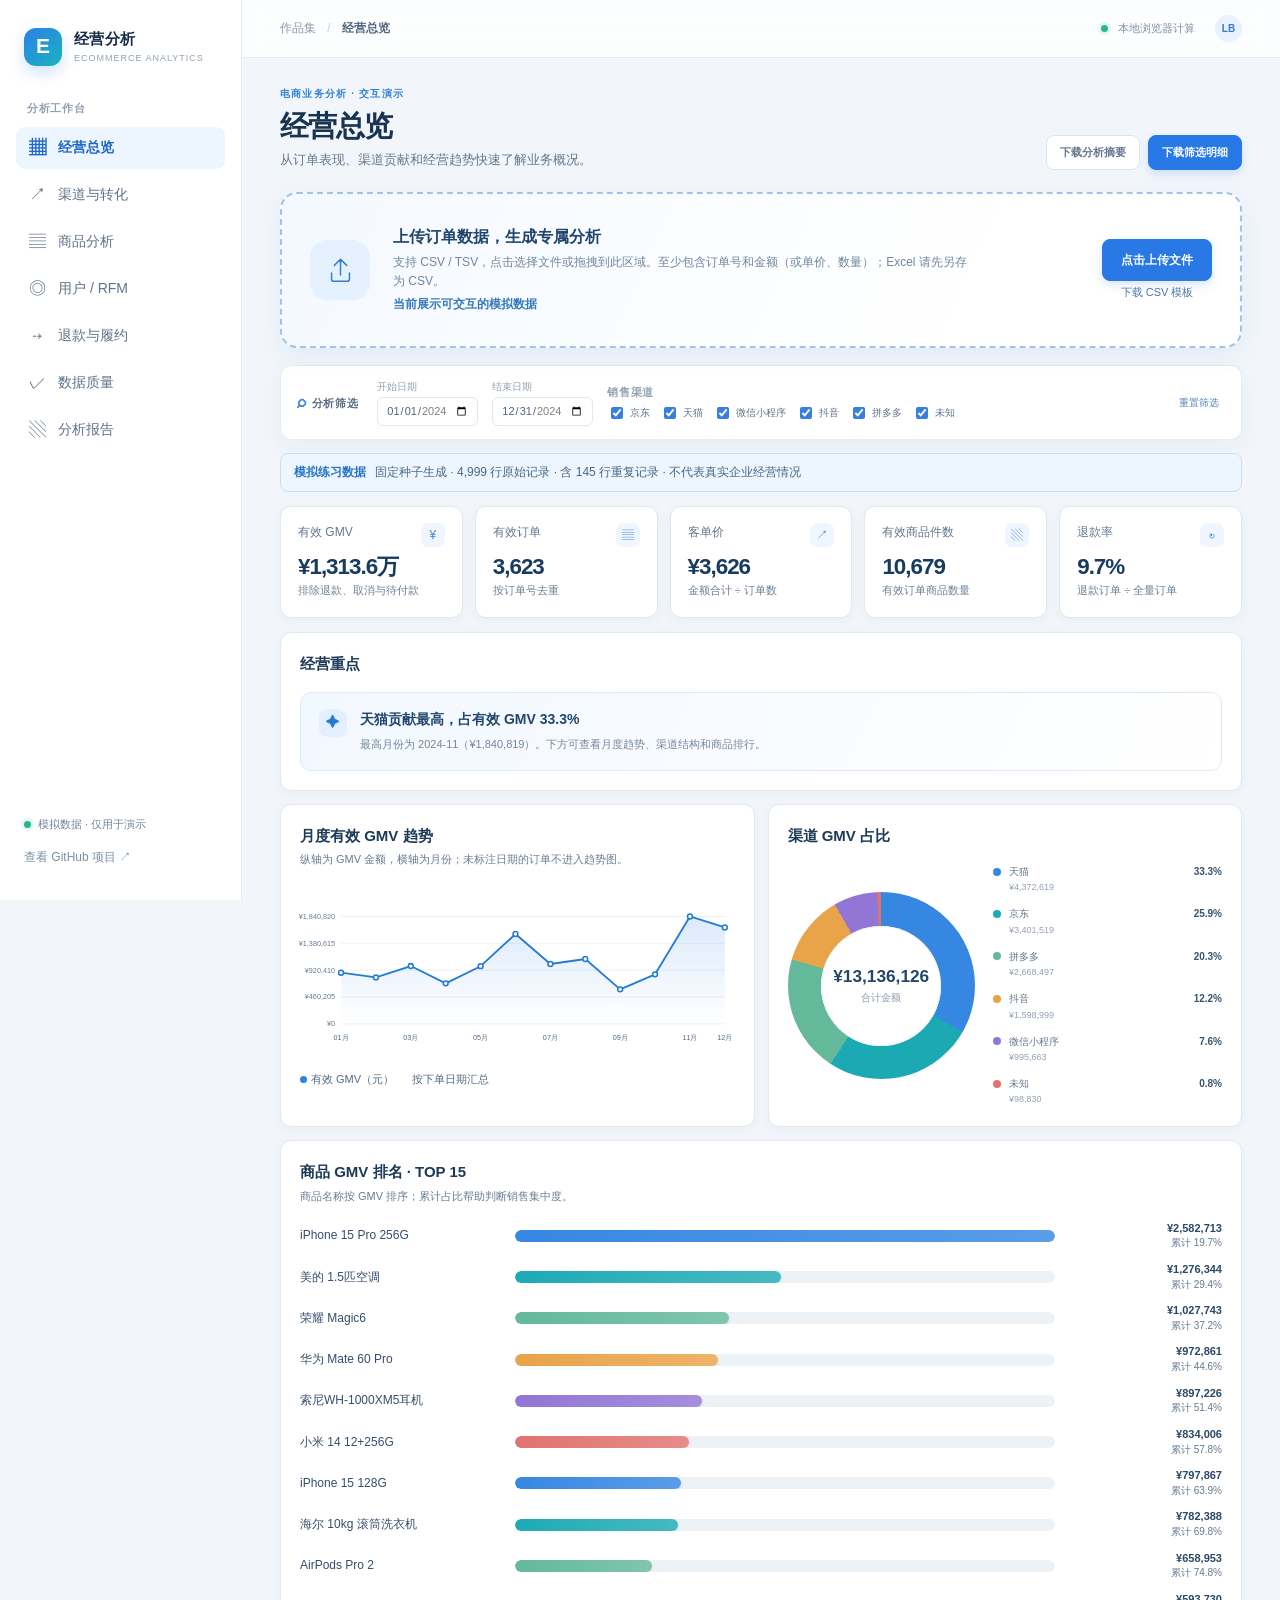
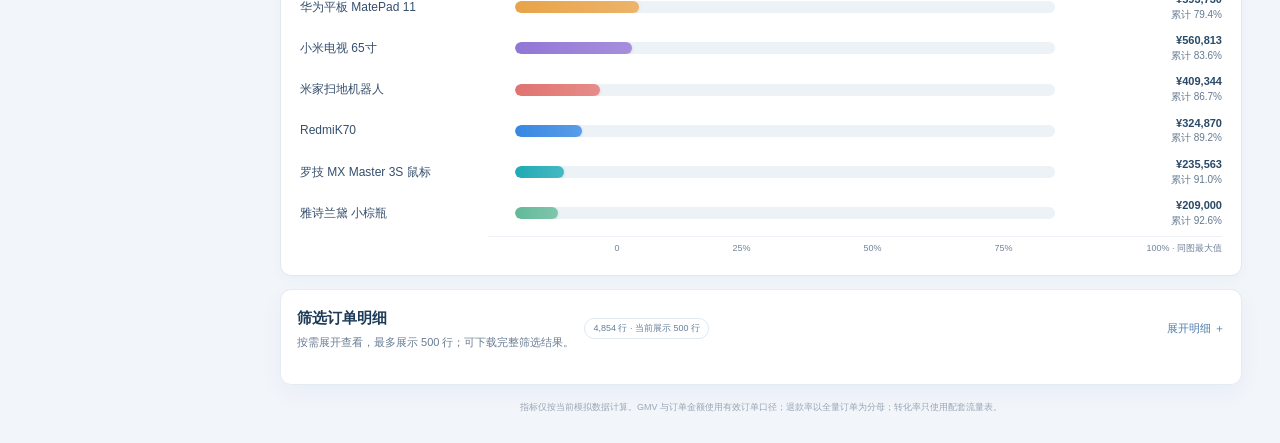
<file: docs/index.html>
<!doctype html>
<html lang="zh-CN">
<head>
  <meta charset="utf-8">
  <meta name="viewport" content="width=device-width, initial-scale=1">
  <meta name="description" content="基于可复现模拟数据的电商订单分析作品集，演示经营、渠道、商品、用户、履约与数据质量分析。">
  <title>电商经营分析 | 交互式 Demo</title>
  <link rel="stylesheet" href="./dashboard.css">
</head>
<body>
  <div class="app-shell">
    <aside class="sidebar">
      <a class="brand" href="./" aria-label="电商经营分析首页">
        <span class="brand-mark">E</span>
        <span><strong>经营分析</strong><small>ECOMMERCE ANALYTICS</small></span>
      </a>
      <div class="nav-label">分析工作台</div>
      <nav id="navigation" aria-label="分析页面">
        <button class="nav-item active" data-page="overview"><span class="nav-icon">▦</span>经营总览</button>
        <button class="nav-item" data-page="channels"><span class="nav-icon">↗</span>渠道与转化</button>
        <button class="nav-item" data-page="products"><span class="nav-icon">▤</span>商品分析</button>
        <button class="nav-item" data-page="users"><span class="nav-icon">◎</span>用户 / RFM</button>
        <button class="nav-item" data-page="fulfilment"><span class="nav-icon">⇢</span>退款与履约</button>
        <button class="nav-item" data-page="quality"><span class="nav-icon">✓</span>数据质量</button>
        <button class="nav-item" data-page="report"><span class="nav-icon">▧</span>分析报告</button>
      </nav>
      <div class="sidebar-bottom">
        <div class="demo-badge"><span></span>模拟数据 · 仅用于演示</div>
        <a href="https://github.com/l-sd/ecommerce-analytics-agent" target="_blank" rel="noreferrer">查看 GitHub 项目 ↗</a>
      </div>
    </aside>
    <main class="main-area">
      <header class="topbar">
        <div class="crumb">作品集 <span>/</span> <strong id="page-name">经营总览</strong></div>
        <div class="topbar-right"><span class="live-dot"></span>本地浏览器计算 <span class="avatar">LB</span></div>
      </header>
      <section class="content">
        <div class="page-heading">
          <div><div class="eyebrow">电商业务分析 · 交互演示</div><h1 id="page-title">经营总览</h1><p id="page-desc">从订单表现、渠道贡献和经营趋势快速了解业务概况。</p></div>
          <div class="heading-actions"><button class="button secondary" id="download-summary">下载分析摘要</button><button class="button primary" id="download-orders">下载筛选明细</button></div>
        </div>
        <section id="upload-card" class="upload-card" aria-label="上传订单数据；点击选择或拖拽 CSV、TSV 文件至此" tabindex="0">
          <div class="upload-icon" aria-hidden="true"><svg viewBox="0 0 48 48"><path d="M24 32V9m0 0-9 9m9-9 9 9M11 29v9a3 3 0 0 0 3 3h20a3 3 0 0 0 3-3v-9"/></svg></div>
          <div class="upload-copy"><strong id="upload-title">上传订单数据，生成专属分析</strong><span id="upload-help">支持 CSV / TSV，点击选择文件或拖拽到此区域。至少包含订单号和金额（或单价、数量）；Excel 请先另存为 CSV。</span><span id="upload-status" class="upload-status" aria-live="polite">当前展示可交互的模拟数据</span></div>
          <div class="upload-actions"><label id="upload-button-label" class="button primary upload-button" for="order-upload">点击上传文件</label>
          <input id="order-upload" type="file" accept=".csv,.tsv,text/csv,text/tab-separated-values">
          <button id="restore-demo" class="button secondary" type="button" hidden>移除文件 / 恢复演示</button>
          <a class="template-link" href="./order-upload-template.csv" download>下载 CSV 模板</a></div>
        </section>
        <div class="filter-card">
          <div class="filter-title"><span class="filter-icon">⌕</span>分析筛选</div>
          <label>开始日期<input id="date-start" type="date"></label>
          <label>结束日期<input id="date-end" type="date"></label>
          <div class="channel-filter"><span class="filter-label">销售渠道</span><div id="channel-options" class="channel-options"></div></div>
          <button id="reset-filter" class="text-button">重置筛选</button>
        </div>
        <div id="data-notice" class="notice"><strong>模拟练习数据</strong><span>固定种子生成 · 4,999 行原始记录 · 含 145 行重复记录 · 不代表真实企业经营情况</span></div>
        <div id="error" class="error-card" hidden></div>
        <section id="kpis" class="kpi-grid" aria-label="核心指标"></section>
        <section id="page-content" class="panel-grid"></section>
        <details class="detail-panel">
          <summary class="panel-heading"><div><h2>筛选订单明细</h2><p>按需展开查看，最多展示 500 行；可下载完整筛选结果。</p></div><span id="detail-count" class="count-pill"></span></summary>
          <div class="table-wrap"><table id="detail-table"></table></div>
        </details>
        <footer id="footer-note">指标仅按当前模拟数据计算。GMV 与订单金额使用有效订单口径；退款率以全量订单为分母；转化率只使用配套流量表。</footer>
      </section>
    </main>
  </div>
  <script src="./dashboard.js" defer></script>
</body>
</html>
</file>
<file: docs/dashboard.css>
:root{--ink:#162b45;--muted:#73839a;--line:#e5ebf2;--blue:#2878e5;--cyan:#17a9b6;--bg:#f5f8fc;--card:#fff;--soft:#edf5ff;--green:#139b79;--red:#d95d59;--orange:#e89737;--shadow:0 8px 24px rgba(28,55,87,.045)}
*{box-sizing:border-box}body{margin:0;background:var(--bg);color:var(--ink);font:14px/1.55 'Microsoft YaHei','PingFang SC','Noto Sans SC',Arial,sans-serif}button,input{font:inherit}.app-shell{min-height:100vh}.sidebar{position:fixed;inset:0 auto 0 0;width:242px;background:#fff;border-right:1px solid var(--line);padding:25px 16px;display:flex;flex-direction:column;z-index:3}.brand{display:flex;gap:12px;align-items:center;text-decoration:none;color:var(--ink);padding:2px 8px 34px}.brand-mark{width:38px;height:38px;display:grid;place-items:center;border-radius:12px;background:linear-gradient(140deg,#2b80e8,#19b4bf);color:white;font-size:21px;font-weight:700;box-shadow:0 7px 15px #2878e533}.brand strong{display:block;font-size:15px;letter-spacing:.02em}.brand small{display:block;color:#91a0b3;font-size:9px;letter-spacing:.11em;margin-top:2px}.nav-label,.filter-title,.filter-label{font-size:11px;letter-spacing:.06em;color:#90a0b2;font-weight:700}.nav-label{padding:0 11px 10px}#navigation{display:grid;gap:5px}.nav-item{height:42px;border:0;background:transparent;border-radius:9px;padding:0 12px;text-align:left;color:#60718a;cursor:pointer;display:flex;align-items:center;gap:12px;transition:.15s}.nav-item:hover{background:#f3f7fc;color:var(--ink)}.nav-item.active{background:#edf5ff;color:#1e68c7;font-weight:700}.nav-icon{width:18px;text-align:center;font-size:17px}.sidebar-bottom{margin-top:auto;display:grid;gap:15px;padding:8px}.demo-badge{font-size:11px;color:#728299;display:flex;align-items:center;gap:7px}.demo-badge span,.live-dot{height:7px;width:7px;border-radius:50%;background:#24b891;display:inline-block;box-shadow:0 0 0 3px #24b8911f}.sidebar-bottom a{font-size:12px;color:#7990a8;text-decoration:none}.sidebar-bottom a:hover{color:var(--blue)}.main-area{margin-left:242px;min-height:100vh}.topbar{height:58px;background:#ffffffc9;border-bottom:1px solid var(--line);display:flex;align-items:center;justify-content:space-between;padding:0 38px;position:sticky;top:0;backdrop-filter:blur(12px);z-index:2}.crumb{font-size:12px;color:#8b99ab}.crumb span{padding:0 8px;color:#c5cfda}.crumb strong{color:#53677f;font-weight:600}.topbar-right{display:flex;align-items:center;gap:10px;color:#8190a3;font-size:11px}.avatar{width:27px;height:27px;border-radius:50%;background:#e8f2ff;color:#3778c9;font-size:10px;font-weight:700;display:grid;place-items:center;margin-left:10px}.content{max-width:1440px;margin:auto;padding:31px 38px 28px}.page-heading{display:flex;justify-content:space-between;align-items:flex-end;gap:20px;margin-bottom:22px}.eyebrow{font-size:10px;color:#3282d4;font-weight:700;letter-spacing:.12em;text-transform:uppercase}.page-heading h1{font-size:26px;line-height:1.25;margin:6px 0 6px;letter-spacing:-.03em}.page-heading p{margin:0;color:#8a98aa;font-size:12px}.heading-actions{display:flex;gap:8px}.button{height:35px;border-radius:8px;padding:0 13px;font-size:11px;font-weight:600;cursor:pointer}.button.primary{border:1px solid var(--blue);background:var(--blue);color:#fff;box-shadow:0 4px 10px #2878e52e}.button.primary:hover{background:#1768d2}.button.secondary{border:1px solid #dce5ef;background:#fff;color:#62758d}.button.secondary:hover{border-color:#aac9f1;color:#2672cf}.filter-card{background:#fff;border:1px solid var(--line);border-radius:11px;padding:13px 16px;display:flex;align-items:center;gap:14px;box-shadow:var(--shadow);margin-bottom:13px}.filter-title{color:#586b81;padding-right:5px;white-space:nowrap}.filter-icon{font-size:17px;color:#4387d6;margin-right:5px}.filter-card label{color:#91a0b2;font-size:10px;display:grid;gap:3px}.filter-card input[type=date]{height:29px;border:1px solid #e0e7ef;border-radius:6px;padding:3px 8px;color:#50647c;background:#fff;font-size:11px}.channel-filter{display:grid;gap:3px;min-width:290px}.channel-options{display:flex;flex-wrap:wrap;gap:3px 10px}.channel-options label{display:flex;align-items:center;gap:4px;color:#60738a;font-size:10px}.channel-options input{accent-color:#367edf;width:12px;height:12px}.text-button{margin-left:auto;background:none;border:0;color:#5284be;font-size:10px;cursor:pointer;white-space:nowrap}.notice{padding:9px 13px;border:1px solid #d7e8fa;border-radius:8px;background:#f0f7ff;color:#57738f;font-size:10px;display:flex;gap:9px;align-items:center;margin-bottom:14px}.notice strong{color:#2874c5}.kpi-grid{display:grid;grid-template-columns:repeat(5,minmax(0,1fr));gap:12px;margin-bottom:14px}.kpi-card,.panel,.detail-panel{background:var(--card);border:1px solid var(--line);border-radius:11px;box-shadow:var(--shadow)}.kpi-card{padding:14px 15px;min-height:99px}.kpi-top{display:flex;justify-content:space-between;color:#7f90a4;font-size:10px}.kpi-glyph{height:24px;width:24px;background:#eff6ff;color:#4384d0;border-radius:7px;display:grid;place-items:center;font-size:12px}.kpi-value{font-size:23px;font-weight:700;letter-spacing:-.04em;margin:7px 0 1px;color:#223b59}.kpi-note{font-size:9px;color:#9caabb}.panel-grid{display:grid;grid-template-columns:repeat(2,minmax(0,1fr));gap:13px;margin-bottom:13px}.panel{padding:16px;min-width:0}.panel.wide{grid-column:1/-1}.panel-heading{display:flex;justify-content:space-between;align-items:flex-start;margin-bottom:13px;gap:10px}.panel-heading h2{font-size:13px;margin:0;color:#2c435f}.panel-heading p{font-size:10px;margin:4px 0 0;color:#94a1b1}.panel-tag{padding:3px 7px;border-radius:5px;background:#f1f6fb;color:#8a99ac;font-size:9px;white-space:nowrap}.chart-bars{display:grid;gap:9px}.bar-row{display:grid;grid-template-columns:minmax(70px,1.2fr) minmax(70px,4fr) minmax(50px,.8fr);align-items:center;gap:9px;font-size:10px}.bar-label{color:#62748a;overflow:hidden;text-overflow:ellipsis;white-space:nowrap}.bar-track{height:8px;background:#f0f4f8;border-radius:10px;overflow:hidden}.bar-fill{height:100%;border-radius:10px;background:linear-gradient(90deg,#458ce4,#22b0bb)}.bar-value{text-align:right;color:#5c6e83;font-variant-numeric:tabular-nums}.trend{width:100%;height:175px;overflow:visible}.trend-grid{stroke:#e9eef4;stroke-width:1}.trend-line{fill:none;stroke:#2c83df;stroke-width:2.5;stroke-linecap:round;stroke-linejoin:round}.trend-area{fill:url(#trendFill)}.trend-point{fill:#fff;stroke:#2c83df;stroke-width:2}.trend-label{font-size:9px;fill:#8c9aac}.legend{display:flex;gap:13px;color:#8291a3;font-size:9px;margin-top:6px}.legend i{display:inline-block;width:7px;height:7px;border-radius:50%;margin-right:4px;background:#2c83df}.table-wrap{width:100%;overflow:auto}table{width:100%;border-collapse:collapse;font-size:10px;white-space:nowrap}th{font-weight:600;text-align:left;background:#f7f9fc;color:#8190a3;padding:8px 9px;border-bottom:1px solid var(--line)}td{padding:8px 9px;border-bottom:1px solid #eef2f6;color:#53677d}tbody tr:hover{background:#f8fbff}.detail-panel{padding:16px;margin-top:13px}.count-pill{font-size:9px;color:#66809a;border:1px solid #e2e9f0;border-radius:10px;padding:3px 8px}.detail-panel .table-wrap{max-height:430px}.pill{display:inline-block;padding:2px 6px;border-radius:5px;background:#eff5fb;color:#60758e;font-size:9px}.pill.good{background:#eaf8f4;color:#14896e}.pill.warn{background:#fff5e8;color:#b37524}.pill.bad{background:#fff0ef;color:#c15350}.stat-strip{display:grid;grid-template-columns:repeat(4,1fr);gap:8px;margin-bottom:12px}.stat-box{background:#f7f9fc;border-radius:8px;padding:9px 10px}.stat-box span{display:block;color:#91a0af;font-size:9px}.stat-box strong{display:block;color:#405975;font-size:14px;margin-top:3px}.empty{padding:20px;color:#8391a3;text-align:center;background:#fafbfd;border-radius:8px;font-size:11px}.definition{color:#8190a1;font-size:9px;margin:12px 0 0;line-height:1.7}.quality-list{display:grid;grid-template-columns:repeat(2,1fr);gap:7px}.quality-item{border:1px solid #edf1f5;border-radius:7px;padding:9px 10px;display:flex;justify-content:space-between;gap:8px;font-size:10px}.quality-item span{color:#77889b}.quality-item strong{color:#425972}.error-card{padding:15px;border:1px solid #f1c4c4;background:#fff5f4;border-radius:8px;color:#a34e48;margin:14px 0;font-size:12px}footer{padding:16px 2px 0;color:#99a5b4;font-size:9px;text-align:center}
@media(max-width:1050px){.sidebar{width:205px}.main-area{margin-left:205px}.content{padding:24px}.topbar{padding:0 24px}.kpi-grid{grid-template-columns:repeat(3,1fr)}.channel-filter{min-width:210px}}
@media(max-width:760px){.sidebar{position:static;width:auto;height:auto;padding:10px 12px;border-right:0;border-bottom:1px solid var(--line)}.brand{padding:2px 4px 10px}.brand-mark{height:31px;width:31px}.sidebar .nav-label,.sidebar-bottom{display:none}#navigation{display:flex;overflow:auto;gap:4px}.nav-item{height:34px;white-space:nowrap;font-size:10px;padding:0 9px}.nav-icon{display:none}.main-area{margin-left:0}.topbar{height:43px;padding:0 14px}.content{padding:19px 13px}.page-heading{align-items:flex-start;flex-direction:column}.page-heading h1{font-size:22px}.heading-actions{width:100%}.heading-actions .button{flex:1}.filter-card{align-items:flex-start;flex-wrap:wrap;gap:10px}.filter-title{width:100%}.channel-filter{min-width:100%;order:3}.text-button{margin-left:0}.kpi-grid{grid-template-columns:repeat(2,1fr);gap:8px}.kpi-card{padding:11px;min-height:90px}.kpi-value{font-size:20px}.panel-grid{grid-template-columns:1fr}.panel.wide{grid-column:auto}.notice{align-items:flex-start;flex-direction:column;gap:2px}.topbar-right{font-size:9px}.stat-strip{grid-template-columns:repeat(2,1fr)}.quality-list{grid-template-columns:1fr}.bar-row{grid-template-columns:minmax(72px,1.2fr) minmax(45px,3fr) minmax(48px,.8fr)}}

/* Readability pass: make scales, labels, and report hierarchy visible at presentation size. */
body{color:#19324e;background:#f2f6fb}
.content{max-width:1500px;padding-top:28px}
.page-heading h1{font-size:29px;color:#183451}
.page-heading p{font-size:13px;color:#63768d}
.notice{font-size:12px;color:#496783;border-color:#c8def5;background:#edf6ff}
.kpi-card{min-height:112px;padding:16px 17px;border-color:#e0e8f1;box-shadow:0 3px 12px rgba(34,64,99,.045)}
.kpi-top{font-size:12px;color:#63768d}
.kpi-value{font-size:26px;color:#183b60}
.kpi-note{font-size:11px;color:#6d8096}
.panel{padding:19px;border-color:#e1e8f0;box-shadow:0 3px 12px rgba(34,64,99,.04)}
.panel-heading{margin-bottom:17px}
.panel-heading h2{font-size:15px;color:#1d3a58}
.panel-heading p{font-size:11px;color:#687d94;line-height:1.55}
.chart-bars{gap:13px}
.bar-row{grid-template-columns:minmax(92px,1.2fr) minmax(90px,3fr) minmax(100px,1fr);gap:12px;font-size:12px;min-height:25px}
.panel.wide .bar-row{grid-template-columns:minmax(190px,1.5fr) minmax(170px,4fr) minmax(150px,1.15fr)}
.bar-label{color:#354f6d;white-space:normal;line-height:1.4;display:-webkit-box;-webkit-line-clamp:2;-webkit-box-orient:vertical;overflow:hidden;text-overflow:ellipsis}
.bar-track{height:12px;background-color:#edf2f7;background-image:linear-gradient(to right,transparent calc(25% - .5px),#d9e2ed 25%,transparent calc(25% + .5px)),linear-gradient(to right,transparent calc(50% - .5px),#d9e2ed 50%,transparent calc(50% + .5px)),linear-gradient(to right,transparent calc(75% - .5px),#d9e2ed 75%,transparent calc(75% + .5px));border-radius:99px}
.bar-fill{background:linear-gradient(90deg,var(--bar-color),color-mix(in srgb,var(--bar-color),#fff 18%));border-radius:99px;box-shadow:0 1px 3px color-mix(in srgb,var(--bar-color),transparent 68%)}
.bar-value{color:#294966;font-size:11px;line-height:1.25;white-space:normal;font-variant-numeric:tabular-nums}
.bar-value strong{font-weight:700}
.bar-value small{display:block;color:#637991;font-size:10px;margin-top:2px}
.chart-axis{display:grid;grid-template-columns:repeat(4,1fr) 1.6fr;margin:9px 0 0 calc(20% + 4px);color:#71849b;font-size:9px;border-top:1px solid #edf1f6;padding-top:5px}
.chart-axis span{text-align:right}
.trend{height:auto;min-height:180px;display:block;overflow:visible}
.trend-grid{stroke:#e1e8f0;stroke-width:1}
.trend-axis-label{font-size:12px;fill:#647a92;font-variant-numeric:tabular-nums}
.trend-label{font-size:12px;fill:#536b85}
.trend-line{stroke:#247bd1;stroke-width:3}
.trend-point{stroke:#247bd1;stroke-width:2.5}
.legend{font-size:11px;color:#536b85;gap:18px}
table{font-size:12px;line-height:1.45}
th{font-size:11px;color:#536b83;padding:10px 11px;background:#f2f6fa}
td{padding:10px 11px;color:#344e69}
.stat-box{padding:11px 12px;background:#f3f7fb}
.stat-box span{font-size:11px;color:#627891}
.stat-box strong{font-size:15px;color:#264967}
.definition,.quality-item{font-size:11px}
.quality-item{padding:11px 12px}
.quality-item span{color:#536b84}
.quality-item strong{color:#263f5c}
.report-scope{display:flex;flex-wrap:wrap;gap:9px;margin-bottom:18px}
.report-scope span{flex:1;min-width:170px;padding:10px 12px;border:1px solid #dce8f4;border-radius:8px;background:#f6faff;color:#3b5673;font-size:12px}
.report-scope b{display:block;margin-bottom:3px;color:#71849a;font-size:10px;font-weight:600}
.report-insights{display:grid;grid-template-columns:repeat(2,minmax(0,1fr));gap:11px}
.report-insight{display:flex;gap:12px;padding:15px;border:1px solid #e3eaf2;border-radius:9px;background:linear-gradient(135deg,#fff,#f9fbfe)}
.report-index{display:grid;place-items:center;flex:0 0 30px;height:30px;border-radius:9px;background:#e8f2ff;color:#2876c5;font-size:12px;font-weight:700}
.report-insight h3{margin:1px 0 5px;color:#213f5d;font-size:13px}
.report-insight p{margin:0;color:#526b84;font-size:12px;line-height:1.7}
.report-actions{margin:0;padding-left:20px;color:#49627c;font-size:12px;line-height:1.9}
.report-actions strong{color:#274765}
@media(max-width:760px){.content{padding:18px 13px}.page-heading h1{font-size:23px}.kpi-value{font-size:21px}.bar-row,.panel.wide .bar-row{grid-template-columns:minmax(78px,1.1fr) minmax(45px,2.4fr) minmax(86px,1fr);gap:8px;font-size:11px}.chart-axis{margin-left:calc(24% + 2px);font-size:8px}.trend{min-height:130px}.trend-axis-label,.trend-label{font-size:13px}.report-insights{grid-template-columns:1fr}.report-scope span{min-width:calc(50% - 8px)}}

/* Keep KPI values inside their cards at narrow viewport widths. */
#kpis[hidden]{display:none}
.kpi-grid,.kpi-card{min-width:0}
.kpi-card{overflow:hidden}
.kpi-value{font-size:clamp(17px,1.75vw,23px);line-height:1.2;letter-spacing:-.045em;white-space:nowrap;font-variant-numeric:tabular-nums}
@media(max-width:760px){.kpi-value{font-size:clamp(16px,4.4vw,21px)}}

.upload-card{display:flex;align-items:center;gap:12px;flex-wrap:wrap;margin:0 0 13px;padding:13px 16px;border:1px solid #dbe7f3;border-radius:11px;background:#fff;box-shadow:0 3px 12px rgba(34,64,99,.035)}
.upload-card>div{display:grid;gap:3px;flex:1 1 360px;min-width:220px}
.upload-card strong{font-size:12px;color:#294663}
.upload-card span{font-size:10px;line-height:1.6;color:#74879c}
.upload-card #order-upload{position:absolute;width:1px;height:1px;padding:0;margin:-1px;overflow:hidden;clip:rect(0,0,0,0);white-space:nowrap;border:0}
.upload-button{display:inline-flex;align-items:center;justify-content:center;text-decoration:none}
.template-link{color:#4e79a3;font-size:10px;text-decoration:none;white-space:nowrap}
.template-link:hover{color:#1768d2;text-decoration:underline}
.upload-card [hidden]{display:none}
@media(max-width:760px){.upload-card{gap:9px;padding:12px}.upload-card>div{flex-basis:100%}.upload-button,.upload-card .button{flex:1}.template-link{width:100%;text-align:center}}

/* Prominent local-file entry and less crowded analysis hierarchy. */
.upload-card{position:relative;display:grid;grid-template-columns:64px minmax(0,1fr) auto;align-items:center;gap:19px;min-height:156px;margin:0 0 17px;padding:24px 28px;border:2px dashed #9fc3e9;border-radius:17px;background:linear-gradient(115deg,#f4f9ff 0%,#fff 72%);box-shadow:0 8px 24px rgba(35,103,171,.08);transition:border-color .16s,background .16s,box-shadow .16s;cursor:pointer}
.upload-card:hover,.upload-card:focus-visible,.upload-card.is-dragover{border-color:#3985dc;background:linear-gradient(115deg,#eaf4ff 0%,#fff 76%);box-shadow:0 9px 26px rgba(35,103,171,.14);outline:none}
.upload-card.has-file{border-style:solid;border-color:#a8d8ca;background:linear-gradient(115deg,#f0fbf7 0%,#fff 76%)}
.upload-card[hidden]{display:none}
.upload-card>.upload-icon{min-width:0;flex:none}
.upload-icon{width:60px;height:60px;display:grid;place-items:center;border-radius:17px;background:#e5f1ff;color:#367fca}
.upload-icon svg{width:33px;height:33px;fill:none;stroke:currentColor;stroke-width:2.2;stroke-linecap:round;stroke-linejoin:round}
.upload-copy{display:grid;gap:7px;min-width:0}
.upload-copy strong{font-size:16px;color:#21466d}
.upload-copy span{font-size:12px;line-height:1.65;color:#71869d}
.upload-copy .upload-status{font-size:12px;color:#3479bb;font-weight:600;overflow-wrap:anywhere}
.has-file .upload-copy .upload-status{color:#188567}
.upload-actions{display:flex;align-items:center;justify-content:flex-end;flex-wrap:wrap;gap:8px;max-width:245px}
.upload-actions .upload-button{height:42px;padding:0 18px;font-size:12px}
.upload-actions .template-link{width:100%;text-align:center;font-size:11px}
.upload-card #order-upload{position:absolute;width:1px;height:1px;padding:0;margin:-1px;overflow:hidden;clip:rect(0,0,0,0);white-space:nowrap;border:0}
.upload-card #order-upload:focus-visible+*{outline:2px solid #3985dc}
.insight-callout{display:flex;gap:13px;align-items:flex-start;padding:16px 18px;border:1px solid #dceafb;border-radius:11px;background:linear-gradient(115deg,#f2f8ff,#fff)}
.insight-mark{width:28px;height:28px;flex:0 0 28px;display:grid;place-items:center;border-radius:9px;background:#e1efff;color:#2679cf}
.insight-callout strong{display:block;color:#21466d;font-size:14px}
.insight-callout p{margin:5px 0 0;color:#74869a;font-size:11px;line-height:1.6}
.donut-layout{display:grid;grid-template-columns:minmax(130px,.9fr) minmax(0,1.1fr);align-items:center;gap:18px;min-height:190px}
.donut{width:min(100%,190px);aspect-ratio:1;border-radius:50%;display:grid;place-items:center;margin:auto;background:conic-gradient(var(--donut-stops));position:relative}
.donut:before{content:"";position:absolute;inset:18%;border-radius:50%;background:#fff;box-shadow:inset 0 0 0 1px #edf1f6}
.donut>div{position:relative;display:grid;text-align:center;gap:3px;max-width:75%}
.donut>div strong{font-size:clamp(14px,1.35vw,20px);line-height:1.2;color:#24476a;overflow-wrap:anywhere;font-variant-numeric:tabular-nums}
.donut>div span{font-size:10px;color:#8a9aab}
.donut-legend{display:grid;gap:11px;min-width:0}
.donut-legend-row{display:grid;grid-template-columns:9px minmax(45px,1fr) auto;align-items:center;gap:7px;font-size:10px}
.donut-dot{width:8px;height:8px;border-radius:50%;background:var(--donut-color)}
.donut-name{color:#64788e;overflow:hidden;text-overflow:ellipsis;white-space:nowrap}
.donut-legend-row strong{font-size:10px;color:#375570;font-variant-numeric:tabular-nums}
.donut-legend-row small{grid-column:2/-1;margin-top:-5px;color:#93a1af;font-size:9px}
.progress-track{height:9px;margin:11px 0 4px;border-radius:10px;background:#edf2f7;overflow:hidden}
.progress-track span{display:block;height:100%;border-radius:inherit;background:linear-gradient(90deg,#3889e5,#24b2a8)}
.inline-details{margin-top:8px}
.inline-details>summary{color:#4d7cab;font-size:11px;cursor:pointer;list-style:none}
.inline-details>summary::-webkit-details-marker{display:none}
.inline-details>summary:after{content:"＋";margin-left:6px;color:#7d97b0}
.inline-details[open]>summary:after{content:"−"}
.inline-details>.table-wrap,.inline-details>.quality-list,.inline-details>ul{margin-top:12px}
.detail-panel{display:block}
.detail-panel>summary{display:flex;list-style:none;align-items:center;cursor:pointer}
.detail-panel>summary::-webkit-details-marker{display:none}
.detail-panel>summary:after{content:"展开明细 ＋";margin-left:auto;color:#4d7cab;font-size:11px;white-space:nowrap}
.detail-panel[open]>summary:after{content:"收起明细 −"}
.detail-panel .table-wrap{margin-top:11px}
.detail-panel[open] .panel-heading{margin-bottom:0}
.report-kpis{display:grid;grid-template-columns:repeat(5,minmax(0,1fr));gap:9px;margin:13px 0}
.report-kpi{min-width:0;padding:11px 12px;border:1px solid #e7edf4;border-radius:9px;background:#fbfcfe}
.report-kpi span{display:block;color:#8292a5;font-size:10px}
.report-kpi strong{display:block;margin-top:5px;color:#234567;font-size:clamp(13px,1.2vw,18px);overflow-wrap:anywhere;font-variant-numeric:tabular-nums}
@media(max-width:900px){.upload-card{grid-template-columns:52px minmax(0,1fr);gap:14px;padding:19px}.upload-icon{width:50px;height:50px}.upload-actions{grid-column:2;max-width:none;justify-content:flex-start}.upload-actions .template-link{width:auto}.report-kpis{grid-template-columns:repeat(3,minmax(0,1fr))}}
@media(max-width:560px){.upload-card{grid-template-columns:42px minmax(0,1fr);gap:11px;min-height:0;padding:15px}.upload-icon{width:42px;height:42px;border-radius:12px}.upload-icon svg{width:26px;height:26px}.upload-copy strong{font-size:14px}.upload-copy span{font-size:11px}.upload-actions{grid-column:1/-1;display:grid;grid-template-columns:1fr;justify-items:stretch}.upload-actions .upload-button{width:100%}.upload-actions .template-link{width:100%;padding:4px}.donut-layout{grid-template-columns:1fr;gap:14px}.donut{width:150px}.donut-legend{grid-template-columns:1fr 1fr}.report-kpis{grid-template-columns:repeat(2,minmax(0,1fr))}.detail-panel>summary{align-items:flex-start}.detail-panel>summary:after{font-size:10px}}
</file>
